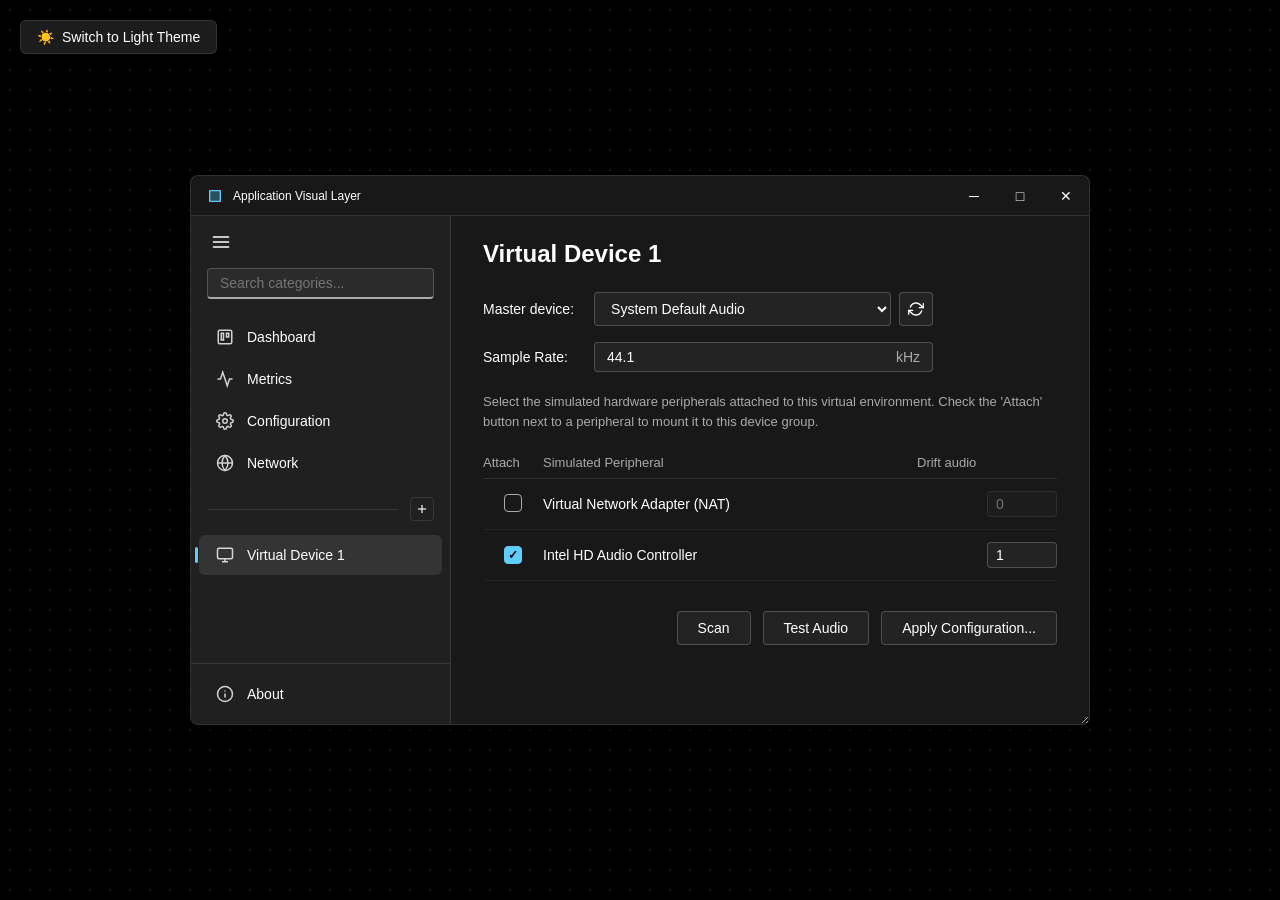
<file: @RESOURCE/application_visual_layer_prototype_v3_2.html>
<!DOCTYPE html>
<html lang="en">

<head>
    <meta charset="UTF-8">
    <meta name="viewport" content="width=device-width, initial-scale=1.0">
    <title>Application Visual Layer Prototype V3.5</title>
    <style>
        /* --- CSS Variables for Dual Theme & Mica Effect --- */
        :root {
            /* Light Mode Default */
            --canvas-bg: #eef2f6;
            --win-bg-dialog: rgba(255, 255, 255, 0.85);
            /* Translucent for Mica */
            --win-bg-sidebar: rgba(243, 243, 243, 0.6);
            --win-bg-main: rgba(255, 255, 255, 0.95);
            --win-bg-hover: rgba(0, 0, 0, 0.05);
            --win-bg-active: rgba(0, 0, 0, 0.08);
            --win-border: rgba(0, 0, 0, 0.1);
            --win-text-main: #202020;
            --win-text-muted: #5d5d5d;
            --win-accent: #0067c0;
            --win-accent-text: #ffffff;
            --win-input-bg: #ffffff;
            --win-input-border: #d1d1d1;
            --shadow-dialog: 0 10px 30px rgba(0, 0, 0, 0.15);
            --titlebar-bg: transparent;
        }

        [data-theme="dark"] {
            /* Dark Mode */
            --canvas-bg: #000000;
            --win-bg-dialog: rgba(32, 32, 32, 0.75);
            /* Translucent for Mica */
            --win-bg-sidebar: rgba(40, 40, 40, 0.5);
            --win-bg-main: rgba(30, 30, 30, 0.95);
            --win-bg-hover: rgba(255, 255, 255, 0.06);
            --win-bg-active: rgba(255, 255, 255, 0.09);
            --win-border: rgba(255, 255, 255, 0.1);
            --win-text-main: #ffffff;
            --win-text-muted: #aaaaaa;
            --win-accent: #60cdff;
            --win-accent-text: #000000;
            --win-input-bg: rgba(255, 255, 255, 0.05);
            --win-input-border: rgba(255, 255, 255, 0.2);
            --shadow-dialog: 0 10px 30px rgba(0, 0, 0, 0.6);
            --titlebar-bg: transparent;
        }

        * {
            box-sizing: border-box;
            margin: 0;
            padding: 0;
        }

        body,
        html {
            height: 100%;
            font-family: 'Segoe UI', -apple-system, BlinkMacSystemFont, Roboto, sans-serif;
            overflow: hidden;
            transition: background-color 0.3s ease;
            color: var(--win-text-main);
        }

        *:focus-visible {
            outline: 2px solid var(--win-accent);
            outline-offset: -2px;
            border-radius: 4px;
        }

        #app-canvas {
            width: 100%;
            height: 100%;
            background-color: var(--canvas-bg);
            background-image: radial-gradient(var(--win-border) 1px, transparent 1px);
            background-size: 20px 20px;
            position: relative;
        }

        #theme-toggle {
            position: absolute;
            top: 20px;
            left: 20px;
            padding: 8px 16px;
            background-color: var(--win-bg-main);
            color: var(--win-text-main);
            border: 1px solid var(--win-border);
            border-radius: 6px;
            cursor: pointer;
            z-index: 1000;
            font-size: 14px;
            display: flex;
            align-items: center;
            gap: 8px;
            box-shadow: 0 2px 5px rgba(0, 0, 0, 0.1);
        }

        #theme-toggle:hover {
            border-color: var(--win-accent);
        }

        #main-dialog {
            width: 900px;
            height: 550px;
            min-width: 400px;
            min-height: 300px;
            background-color: var(--win-bg-dialog);
            backdrop-filter: blur(20px);
            -webkit-backdrop-filter: blur(20px);
            border: 1px solid var(--win-border);
            border-radius: 8px;
            box-shadow: var(--shadow-dialog);
            position: absolute;
            top: 50%;
            left: 50%;
            transform: translate(-50%, -50%);
            display: flex;
            flex-direction: column;
            resize: both;
            overflow: hidden;
        }

        #main-dialog.animating {
            transition: all 0.2s ease-out;
        }

        #title-bar {
            height: 40px;
            background-color: var(--titlebar-bg);
            display: flex;
            align-items: center;
            justify-content: space-between;
            padding-left: 16px;
            cursor: grab;
            user-select: none;
            border-bottom: 1px solid var(--win-border);
        }

        #title-bar:active {
            cursor: grabbing;
        }

        .title-area {
            display: flex;
            align-items: center;
            gap: 10px;
            font-size: 12px;
            color: var(--win-text-main);
        }

        .window-controls {
            display: flex;
            height: 100%;
        }

        .win-btn {
            width: 46px;
            height: 100%;
            background: transparent;
            border: none;
            color: var(--win-text-main);
            font-size: 14px;
            cursor: pointer;
        }

        .win-btn:hover {
            background-color: var(--win-bg-hover);
        }

        .win-btn.close:hover {
            background-color: #e81123;
            color: white;
        }

        #app-body {
            display: flex;
            flex: 1;
            height: calc(100% - 40px);
            overflow: hidden;
            position: relative;
        }

        #sidebar {
            width: 260px;
            background-color: var(--win-bg-sidebar);
            border-right: 1px solid var(--win-border);
            display: flex;
            flex-direction: column;
            transition: width 0.2s ease;
            position: relative;
        }

        #sidebar.collapsed {
            width: 68px;
        }

        .sidebar-header {
            padding: 12px 16px;
            display: flex;
            align-items: center;
            justify-content: space-between;
        }

        .sidebar-toggle {
            background: transparent;
            border: none;
            color: var(--win-text-main);
            cursor: pointer;
            padding: 4px;
            border-radius: 4px;
            display: flex;
            align-items: center;
            justify-content: center;
        }

        .sidebar-toggle:hover {
            background-color: var(--win-bg-hover);
        }

        .search-container {
            padding: 0 16px 16px 16px;
        }

        #sidebar.collapsed .search-container {
            display: none;
        }

        .search-box {
            width: 100%;
            background-color: var(--win-input-bg);
            border: 1px solid var(--win-input-border);
            border-bottom: 2px solid var(--win-text-muted);
            color: var(--win-text-main);
            padding: 6px 12px;
            border-radius: 4px;
            font-size: 14px;
            outline: none;
        }

        .search-box:focus {
            border-bottom-color: var(--win-accent);
        }

        .device-list {
            flex: 1;
            overflow-y: auto;
            overflow-x: hidden;
            padding-bottom: 16px;
        }

        .sidebar-footer {
            border-top: 1px solid var(--win-border);
            padding: 8px 0;
            background-color: transparent;
        }

        #sidebar.collapsed .sidebar-footer {
            padding: 8px 0;
        }

        .nav-item {
            display: flex;
            align-items: center;
            padding: 10px 16px;
            margin: 2px 8px;
            border-radius: 6px;
            gap: 12px;
            cursor: pointer;
            user-select: none;
            color: var(--win-text-main);
            position: relative;
        }

        .nav-item:hover {
            background-color: var(--win-bg-hover);
        }

        .nav-item.active {
            background-color: var(--win-bg-active);
        }

        .nav-item.active::before {
            content: '';
            position: absolute;
            left: -4px;
            top: 50%;
            transform: translateY(-50%);
            width: 3px;
            height: 16px;
            background-color: var(--win-accent);
            border-radius: 4px;
        }

        .nav-icon {
            width: 20px;
            height: 20px;
            display: flex;
            align-items: center;
            justify-content: center;
            flex-shrink: 0;
            color: var(--win-text-main);
            opacity: 0.8;
        }

        .nav-text {
            font-size: 14px;
            white-space: nowrap;
            overflow: hidden;
            text-overflow: ellipsis;
            transition: opacity 0.2s;
            flex: 1;
            min-width: 0;
        }

        #sidebar.collapsed .nav-text {
            display: none;
        }

        #sidebar.collapsed .nav-item {
            justify-content: center;
            padding: 10px;
            margin: 2px 10px;
        }

        #global-tooltip {
            position: fixed;
            background-color: var(--win-bg-main);
            color: var(--win-text-main);
            border: 1px solid var(--win-border);
            padding: 6px 10px;
            border-radius: 4px;
            font-size: 12px;
            white-space: nowrap;
            pointer-events: none;
            z-index: 10000;
            box-shadow: 0 4px 6px rgba(0, 0, 0, 0.1);
            opacity: 0;
            visibility: hidden;
            transition: opacity 0.2s;
        }

        #global-tooltip.show {
            opacity: 1;
            visibility: visible;
        }

        .delete-btn {
            background: transparent;
            border: none;
            color: var(--win-text-muted);
            cursor: pointer;
            display: none;
            padding: 4px;
            border-radius: 4px;
            align-items: center;
            justify-content: center;
            transition: background 0.2s, color 0.2s;
        }

        .nav-item.deletable:hover .delete-btn {
            display: flex;
        }

        .delete-btn:hover {
            background: rgba(232, 17, 35, 0.15);
            color: #e81123;
        }

        #sidebar.collapsed .delete-btn {
            display: none !important;
        }

        .divider-container {
            padding: 12px 16px;
            display: flex;
            align-items: center;
            justify-content: space-between;
            position: relative;
        }

        .divider-line {
            flex: 1;
            height: 1px;
            background-color: var(--win-border);
            margin-right: 12px;
        }

        #sidebar.collapsed .divider-container {
            justify-content: center;
            padding: 12px 0;
        }

        #sidebar.collapsed .divider-line {
            display: none;
        }

        .add-btn {
            background: transparent;
            border: 1px solid var(--win-border);
            color: var(--win-text-main);
            width: 24px;
            height: 24px;
            border-radius: 4px;
            cursor: pointer;
            display: flex;
            align-items: center;
            justify-content: center;
            flex-shrink: 0;
        }

        .add-btn:hover {
            background-color: var(--win-bg-hover);
        }

        #dropdown-menu {
            position: absolute;
            background-color: var(--win-bg-main);
            border: 1px solid var(--win-border);
            border-radius: 6px;
            box-shadow: var(--shadow-dialog);
            width: 200px;
            z-index: 100;
            display: none;
            padding: 4px;
        }

        #dropdown-menu.show {
            display: block;
        }

        .dropdown-item {
            padding: 8px 12px;
            font-size: 13px;
            color: var(--win-text-main);
            cursor: pointer;
            border-radius: 4px;
        }

        .dropdown-item:hover {
            background-color: var(--win-bg-hover);
        }

        #main-panel-container {
            flex: 1;
            overflow: hidden;
            display: flex;
            position: relative;
        }

        .panel-content {
            display: none;
            flex: 1;
            width: 100%;
            height: 100%;
            padding: 24px 32px;
            overflow-y: auto;
        }

        .panel-content.active {
            display: block;
            animation: fadeIn 0.2s ease;
        }

        @keyframes fadeIn {
            from {
                opacity: 0;
                transform: translateY(5px);
            }

            to {
                opacity: 1;
                transform: translateY(0);
            }
        }

        .header-title {
            font-size: 24px;
            font-weight: 600;
            margin-bottom: 24px;
            color: var(--win-text-main);
        }

        .controls-grid {
            display: grid;
            grid-template-columns: auto 1fr;
            gap: 16px 20px;
            align-items: center;
            margin-bottom: 20px;
            max-width: 450px;
        }

        .control-label {
            font-size: 14px;
        }

        .control-select {
            background-color: var(--win-input-bg);
            border: 1px solid var(--win-input-border);
            color: var(--win-text-main);
            padding: 6px 12px;
            border-radius: 4px;
            font-size: 14px;
            outline: none;
            width: 100%;
        }

        .control-select:focus {
            border-color: var(--win-accent);
        }

        .control-select option {
            background-color: var(--win-bg-main);
            color: var(--win-text-main);
        }

        .helper-text {
            font-size: 13px;
            color: var(--win-text-muted);
            margin-bottom: 24px;
            line-height: 1.5;
        }

        .data-table {
            width: 100%;
            border-collapse: collapse;
        }

        .data-table th {
            text-align: left;
            font-size: 13px;
            font-weight: 500;
            color: var(--win-text-muted);
            padding-bottom: 8px;
            border-bottom: 1px solid var(--win-border);
        }

        .data-table td {
            padding: 12px 0;
            font-size: 14px;
            border-bottom: 1px solid rgba(128, 128, 128, 0.1);
            color: var(--win-text-main);
        }

        .col-use {
            width: 60px;
            text-align: center;
        }

        .col-drift {
            width: 140px;
            text-align: right;
            padding-right: 16px;
        }

        .custom-checkbox {
            display: inline-flex;
            align-items: center;
            cursor: pointer;
        }

        .custom-checkbox input {
            display: none;
        }

        .checkmark {
            width: 18px;
            height: 18px;
            border: 1px solid var(--win-text-muted);
            border-radius: 4px;
            background-color: transparent;
            display: flex;
            align-items: center;
            justify-content: center;
            transition: all 0.1s;
        }

        .custom-checkbox input:checked+.checkmark {
            background-color: var(--win-accent);
            border-color: var(--win-accent);
        }

        .custom-checkbox input:checked+.checkmark::after {
            content: '✓';
            color: var(--win-accent-text);
            font-weight: bold;
            font-size: 12px;
        }

        /* Number Inputs */
        .number-input {
            background-color: var(--win-input-bg);
            border: 1px solid var(--win-input-border);
            color: var(--win-text-main);
            padding: 4px 8px;
            border-radius: 4px;
            font-size: 14px;
            outline: none;
            width: 70px;
        }

        .number-input:focus {
            border-color: var(--win-accent);
        }

        .number-input:disabled {
            opacity: 0.4;
            cursor: not-allowed;
        }

        .action-buttons {
            display: flex;
            justify-content: flex-end;
            gap: 12px;
            margin-top: 30px;
        }

        .btn-configure {
            background-color: var(--win-input-bg);
            border: 1px solid var(--win-input-border);
            color: var(--win-text-main);
            padding: 8px 20px;
            border-radius: 4px;
            font-size: 14px;
            cursor: pointer;
            transition: background 0.2s, opacity 0.2s;
        }

        .btn-configure:hover:not(:disabled) {
            background-color: var(--win-bg-hover);
        }

        .btn-configure:disabled {
            opacity: 0.5;
            cursor: not-allowed;
        }

        /* Custom Input With Suffix & Icon Buttons */
        .input-with-suffix {
            display: flex;
            align-items: center;
            background-color: var(--win-input-bg);
            border: 1px solid var(--win-input-border);
            border-radius: 4px;
            padding: 0 12px;
            width: 100%;
            transition: border-color 0.2s;
        }

        .input-with-suffix:focus-within {
            border-color: var(--win-accent);
        }

        .input-with-suffix input {
            border: none;
            background: transparent;
            color: var(--win-text-main);
            outline: none;
            flex: 1;
            padding: 6px 0;
            font-size: 14px;
            -moz-appearance: textfield;
        }

        .input-with-suffix input::-webkit-outer-spin-button,
        .input-with-suffix input::-webkit-inner-spin-button {
            -webkit-appearance: none;
            margin: 0;
        }

        .input-with-suffix .suffix {
            color: var(--win-text-muted);
            font-size: 14px;
            margin-left: 8px;
            user-select: none;
        }

        .btn-icon {
            background-color: var(--win-input-bg);
            border: 1px solid var(--win-input-border);
            color: var(--win-text-main);
            border-radius: 4px;
            cursor: pointer;
            display: flex;
            align-items: center;
            justify-content: center;
            width: 34px;
            height: 34px;
            flex-shrink: 0;
            transition: background 0.2s;
        }

        .btn-icon:hover {
            background-color: var(--win-bg-hover);
        }

        .btn-icon.spinning svg {
            animation: spin 1s linear infinite;
        }

        #action-overlay {
            position: absolute;
            top: 0;
            left: 0;
            right: 0;
            bottom: 0;
            background-color: rgba(0, 0, 0, 0.4);
            backdrop-filter: blur(4px);
            -webkit-backdrop-filter: blur(4px);
            z-index: 2000;
            display: none;
            align-items: center;
            justify-content: center;
            transition: opacity 0.3s;
        }

        [data-theme="light"] #action-overlay {
            background-color: rgba(255, 255, 255, 0.4);
        }

        .action-card {
            background-color: var(--win-bg-main);
            color: var(--win-text-main);
            padding: 24px 32px;
            border-radius: 8px;
            border: 1px solid var(--win-border);
            box-shadow: var(--shadow-dialog);
            display: flex;
            align-items: center;
            gap: 16px;
            font-size: 15px;
            font-weight: 500;
        }

        .spinner {
            width: 20px;
            height: 20px;
            border: 3px solid var(--win-border);
            border-top-color: var(--win-accent);
            border-radius: 50%;
            animation: spin 1s linear infinite;
        }

        @keyframes spin {
            100% {
                transform: rotate(360deg);
            }
        }

        .success-icon {
            width: 22px;
            height: 22px;
            background-color: #28c940;
            border-radius: 50%;
            display: flex;
            align-items: center;
            justify-content: center;
            color: white;
            font-weight: bold;
            font-size: 13px;
        }

        @media (max-width: 768px) {
            #main-dialog {
                width: 100%;
                height: 100%;
                top: 0;
                left: 0;
                transform: none;
                border-radius: 0;
                resize: none;
            }

            #sidebar {
                width: 68px;
            }

            #sidebar.collapsed .nav-item::after {
                display: none;
            }

            .nav-text {
                display: none;
            }

            .search-container {
                display: none;
            }

            .delete-btn {
                display: none !important;
            }
        }
    </style>
</head>

<body data-theme="dark">

    <div id="app-canvas">
        <button id="theme-toggle" tabindex="0">
            <span id="theme-icon">☀️</span> Switch to Light Theme
        </button>

        <div id="main-dialog">
            <div id="title-bar">
                <div class="title-area">
                    <svg width="16" height="16" viewBox="0 0 24 24" fill="var(--win-accent)">
                        <path d="M4 4h16v16H4z" opacity="0.3" />
                        <path
                            d="M20 3H4c-.55 0-1 .45-1 1v16c0 .55.45 1 1 1h16c.55 0 1-.45 1-1V4c0-.55-.45-1-1-1zm-1 16H5V5h14v14z" />
                    </svg>
                    Application Visual Layer
                </div>
                <div class="window-controls">
                    <button class="win-btn minimize" tabindex="-1">─</button>
                    <button class="win-btn maximize" tabindex="-1">□</button>
                    <button class="win-btn close" tabindex="-1">✕</button>
                </div>
            </div>

            <div id="app-body">
                <div id="sidebar">
                    <div class="sidebar-header">
                        <button class="sidebar-toggle" id="toggle-sidebar" aria-label="Toggle Sidebar" tabindex="0">
                            <svg width="20" height="20" viewBox="0 0 24 24" fill="none" stroke="currentColor"
                                stroke-width="2" stroke-linecap="round" stroke-linejoin="round">
                                <line x1="3" y1="12" x2="21" y2="12"></line>
                                <line x1="3" y1="6" x2="21" y2="6"></line>
                                <line x1="3" y1="18" x2="21" y2="18"></line>
                            </svg>
                        </button>
                    </div>

                    <div class="search-container">
                        <input type="search" class="search-box" id="sidebar-search" placeholder="Search categories..."
                            tabindex="0">
                    </div>

                    <div class="device-list" id="nav-list">
                        <div class="nav-item" data-target="cat1" data-tooltip="Dashboard" tabindex="0">
                            <span class="nav-icon"><svg width="18" height="18" viewBox="0 0 24 24" fill="none"
                                    stroke="currentColor" stroke-width="2">
                                    <rect x="3" y="3" width="18" height="18" rx="2" ry="2"></rect>
                                    <rect x="7" y="7" width="3" height="9"></rect>
                                    <rect x="14" y="7" width="3" height="5"></rect>
                                </svg></span>
                            <span class="nav-text">Dashboard</span>
                        </div>
                        <div class="nav-item" data-target="cat2" data-tooltip="Metrics" tabindex="0">
                            <span class="nav-icon"><svg width="18" height="18" viewBox="0 0 24 24" fill="none"
                                    stroke="currentColor" stroke-width="2">
                                    <polyline points="22 12 18 12 15 21 9 3 6 12 2 12"></polyline>
                                </svg></span>
                            <span class="nav-text">Metrics</span>
                        </div>
                        <div class="nav-item" data-target="cat3" data-tooltip="Configuration" tabindex="0">
                            <span class="nav-icon"><svg width="18" height="18" viewBox="0 0 24 24" fill="none"
                                    stroke="currentColor" stroke-width="2">
                                    <circle cx="12" cy="12" r="3"></circle>
                                    <path
                                        d="M19.4 15a1.65 1.65 0 0 0 .33 1.82l.06.06a2 2 0 0 1 0 2.83 2 2 0 0 1-2.83 0l-.06-.06a1.65 1.65 0 0 0-1.82-.33 1.65 1.65 0 0 0-1 1.51V21a2 2 0 0 1-2 2 2 2 0 0 1-2-2v-.09A1.65 1.65 0 0 0 9 19.4a1.65 1.65 0 0 0-1.82.33l-.06.06a2 2 0 0 1-2.83 0 2 2 0 0 1 0-2.83l.06-.06a1.65 1.65 0 0 0 .33-1.82 1.65 1.65 0 0 0-1.51-1H3a2 2 0 0 1-2-2 2 2 0 0 1 2-2h.09A1.65 1.65 0 0 0 4.6 9a1.65 1.65 0 0 0-.33-1.82l-.06-.06a2 2 0 0 1 0-2.83 2 2 0 0 1 2.83 0l.06.06a1.65 1.65 0 0 0 1.82.33H9a1.65 1.65 0 0 0 1-1.51V3a2 2 0 0 1 2-2 2 2 0 0 1 2 2v.09a1.65 1.65 0 0 0 1 1.51 1.65 1.65 0 0 0 1.82-.33l.06-.06a2 2 0 0 1 2.83 0 2 2 0 0 1 0 2.83l-.06.06a1.65 1.65 0 0 0-.33 1.82V9a1.65 1.65 0 0 0 1.51 1H21a2 2 0 0 1 2 2 2 2 0 0 1-2 2h-.09a1.65 1.65 0 0 0-1.51 1z">
                                    </path>
                                </svg></span>
                            <span class="nav-text">Configuration</span>
                        </div>
                        <div class="nav-item" data-target="cat4" data-tooltip="Network" tabindex="0">
                            <span class="nav-icon"><svg width="18" height="18" viewBox="0 0 24 24" fill="none"
                                    stroke="currentColor" stroke-width="2">
                                    <circle cx="12" cy="12" r="10"></circle>
                                    <line x1="2" y1="12" x2="22" y2="12"></line>
                                    <path
                                        d="M12 2a15.3 15.3 0 0 1 4 10 15.3 15.3 0 0 1-4 10 15.3 15.3 0 0 1-4-10 15.3 15.3 0 0 1 4-10z">
                                    </path>
                                </svg></span>
                            <span class="nav-text">Network</span>
                        </div>

                        <div class="divider-container">
                            <div class="divider-line"></div>
                            <button class="add-btn" id="add-dropdown-btn" tabindex="0" aria-haspopup="true">
                                <svg width="14" height="14" viewBox="0 0 24 24" fill="none" stroke="currentColor"
                                    stroke-width="2">
                                    <line x1="12" y1="5" x2="12" y2="19"></line>
                                    <line x1="5" y1="12" x2="19" y2="12"></line>
                                </svg>
                            </button>
                        </div>

                        <div class="nav-item active deletable" data-target="vd1" data-tooltip="Virtual Device 1"
                            tabindex="0">
                            <span class="nav-icon"><svg width="18" height="18" viewBox="0 0 24 24" fill="none"
                                    stroke="currentColor" stroke-width="2">
                                    <rect x="2" y="3" width="20" height="14" rx="2" ry="2"></rect>
                                    <line x1="8" y1="21" x2="16" y2="21"></line>
                                    <line x1="12" y1="17" x2="12" y2="21"></line>
                                </svg></span>
                            <span class="nav-text">Virtual Device 1</span>
                            <button class="delete-btn" title="Delete Device" tabindex="0">
                                <svg width="12" height="12" viewBox="0 0 24 24" fill="none" stroke="currentColor"
                                    stroke-width="2" stroke-linecap="round" stroke-linejoin="round">
                                    <line x1="18" y1="6" x2="6" y2="18"></line>
                                    <line x1="6" y1="6" x2="18" y2="18"></line>
                                </svg>
                            </button>
                        </div>
                    </div>

                    <div class="sidebar-footer">
                        <div class="nav-item" data-target="cat-about" data-tooltip="About" tabindex="0">
                            <span class="nav-icon"><svg width="18" height="18" viewBox="0 0 24 24" fill="none"
                                    stroke="currentColor" stroke-width="2" stroke-linecap="round"
                                    stroke-linejoin="round">
                                    <circle cx="12" cy="12" r="10"></circle>
                                    <line x1="12" y1="16" x2="12" y2="12"></line>
                                    <line x1="12" y1="8" x2="12.01" y2="8"></line>
                                </svg></span>
                            <span class="nav-text">About</span>
                        </div>
                    </div>
                </div>

                <div id="main-panel-container">
                    <div id="action-overlay">
                        <div class="action-card" id="loading-card">
                            <div class="spinner"></div>
                            <span>Applying Configuration...</span>
                        </div>
                        <div class="action-card" id="success-card" style="display: none;">
                            <div class="success-icon">✓</div>
                            <span>Configuration Applied Successfully</span>
                        </div>
                    </div>

                    <div id="cat1" class="panel-content">
                        <h1 class="header-title">Dashboard</h1>
                        <p class="helper-text">This is the main panel for the Dashboard.</p>
                    </div>
                    <div id="cat2" class="panel-content">
                        <h1 class="header-title">Metrics</h1>
                        <p class="helper-text">This is the main panel for Metrics.</p>
                    </div>
                    <div id="cat3" class="panel-content">
                        <h1 class="header-title">Configuration</h1>
                        <p class="helper-text">This is the main panel for Configuration.</p>
                    </div>
                    <div id="cat4" class="panel-content">
                        <h1 class="header-title">Network</h1>
                        <p class="helper-text">This is the main panel for Network.</p>
                    </div>

                    <div id="cat-about" class="panel-content">
                        <h1 class="header-title">About</h1>
                        <div class="controls-grid" style="grid-template-columns: 1fr; max-width: 500px;">
                            <div
                                style="background-color: var(--win-input-bg); padding: 24px; border-radius: 8px; border: 1px solid var(--win-input-border); box-shadow: 0 2px 4px rgba(0,0,0,0.05);">
                                <h2
                                    style="font-size: 20px; font-weight: 600; margin-bottom: 4px; color: var(--win-text-main);">
                                    Application Visual Layer</h2>
                                <p style="color: var(--win-text-muted); font-size: 13px; margin-bottom: 16px;">Version
                                    3.5.0 (Prototype)</p>

                                <p
                                    style="font-size: 14px; line-height: 1.5; margin-bottom: 24px; color: var(--win-text-main);">
                                    This application serves as the visual frontend layer for the underlying simulation
                                    and virtual device management system. It provides a modern, responsive, and
                                    intuitive interface to monitor metrics, configure network topologies, and provision
                                    new virtual environments.
                                </p>

                                <div
                                    style="font-size: 13px; color: var(--win-text-muted); border-top: 1px solid var(--win-border); padding-top: 16px;">
                                    <div style="margin-bottom: 8px;"><strong>Developer:</strong> System UI Team</div>
                                    <div><strong>License:</strong> Commercial / Internal Use</div>
                                </div>
                            </div>
                        </div>
                    </div>

                    <!-- Default Initial Device Panel -->
                    <div id="vd1" class="panel-content active">
                        <h1 class="header-title">Virtual Device 1</h1>
                        <div class="controls-grid">
                            <label class="control-label">Master device:</label>
                            <div style="display: flex; gap: 8px;">
                                <select class="control-select" tabindex="0">
                                    <option>System Default Audio</option>
                                    <option>Realtek High Definition Audio</option>
                                    <option>Focusrite USB Audio</option>
                                    <option>NVIDIA High Definition Audio</option>
                                </select>
                                <button class="btn-icon scan-master-btn" title="Scan devices" tabindex="0">
                                    <svg width="16" height="16" viewBox="0 0 24 24" fill="none" stroke="currentColor"
                                        stroke-width="2" stroke-linecap="round" stroke-linejoin="round">
                                        <polyline points="23 4 23 10 17 10"></polyline>
                                        <polyline points="1 20 1 14 7 14"></polyline>
                                        <path d="M3.51 9a9 9 0 0 1 14.85-3.36L23 10M1 14l4.64 4.36A9 9 0 0 0 20.49 15">
                                        </path>
                                    </svg>
                                </button>
                            </div>

                            <label class="control-label">Sample Rate:</label>
                            <div class="input-with-suffix">
                                <input type="number" class="sample-rate-input" value="44.1" step="0.1" min="0"
                                    tabindex="0">
                                <span class="suffix">kHz</span>
                            </div>
                        </div>
                        <p class="helper-text">Select the simulated hardware peripherals attached to this virtual
                            environment. Check the 'Attach' button next to a peripheral to mount it to this device
                            group.</p>
                        <table class="data-table">
                            <thead>
                                <tr>
                                    <th class="col-use">Attach</th>
                                    <th>Simulated Peripheral</th>
                                    <th class="col-drift">Drift audio</th>
                                </tr>
                            </thead>
                            <tbody>
                                <tr>
                                    <td class="col-use">
                                        <label class="custom-checkbox">
                                            <input type="checkbox" class="attach-cb" tabindex="0">
                                            <span class="checkmark"></span>
                                        </label>
                                    </td>
                                    <td>Virtual Network Adapter (NAT)</td>
                                    <td class="col-drift">
                                        <input type="number" class="number-input passthrough-input" value="0" min="0"
                                            tabindex="0">
                                    </td>
                                </tr>
                                <tr>
                                    <td class="col-use">
                                        <label class="custom-checkbox">
                                            <input type="checkbox" class="attach-cb" checked tabindex="0">
                                            <span class="checkmark"></span>
                                        </label>
                                    </td>
                                    <td>Intel HD Audio Controller</td>
                                    <td class="col-drift">
                                        <input type="number" class="number-input passthrough-input" value="1" min="0"
                                            tabindex="0">
                                    </td>
                                </tr>
                            </tbody>
                        </table>
                        <div class="action-buttons">
                            <button class="btn-configure scan-peripherals-btn" tabindex="0">Scan</button>
                            <button class="btn-configure test-beep-btn" tabindex="0">Test Audio</button>
                            <button class="btn-configure apply-btn" tabindex="0">Apply Configuration...</button>
                        </div>
                    </div>

                    <!-- Permanent Hidden Template for cloning new devices -->
                    <template id="vd-template">
                        <h1 class="header-title"></h1>
                        <div class="controls-grid">
                            <label class="control-label">Master device:</label>
                            <div style="display: flex; gap: 8px;">
                                <select class="control-select" tabindex="0">
                                    <option>System Default Audio</option>
                                    <option>Realtek High Definition Audio</option>
                                    <option>Focusrite USB Audio</option>
                                    <option>NVIDIA High Definition Audio</option>
                                </select>
                                <button class="btn-icon scan-master-btn" title="Scan devices" tabindex="0">
                                    <svg width="16" height="16" viewBox="0 0 24 24" fill="none" stroke="currentColor"
                                        stroke-width="2" stroke-linecap="round" stroke-linejoin="round">
                                        <polyline points="23 4 23 10 17 10"></polyline>
                                        <polyline points="1 20 1 14 7 14"></polyline>
                                        <path d="M3.51 9a9 9 0 0 1 14.85-3.36L23 10M1 14l4.64 4.36A9 9 0 0 0 20.49 15">
                                        </path>
                                    </svg>
                                </button>
                            </div>

                            <label class="control-label">Sample Rate:</label>
                            <div class="input-with-suffix">
                                <input type="number" class="sample-rate-input" value="44.1" step="0.1" min="0"
                                    tabindex="0">
                                <span class="suffix">kHz</span>
                            </div>
                        </div>
                        <p class="helper-text">Select the simulated hardware peripherals attached to this virtual
                            environment. Check the 'Attach' button next to a peripheral to mount it to this device
                            group.</p>
                        <table class="data-table">
                            <thead>
                                <tr>
                                    <th class="col-use">Attach</th>
                                    <th>Simulated Peripheral</th>
                                    <th class="col-drift">Drift audio</th>
                                </tr>
                            </thead>
                            <tbody>
                                <tr>
                                    <td class="col-use">
                                        <label class="custom-checkbox">
                                            <input type="checkbox" class="attach-cb" tabindex="0">
                                            <span class="checkmark"></span>
                                        </label>
                                    </td>
                                    <td>Virtual Network Adapter (NAT)</td>
                                    <td class="col-drift">
                                        <input type="number" class="number-input passthrough-input" value="0" min="0"
                                            tabindex="0">
                                    </td>
                                </tr>
                                <tr>
                                    <td class="col-use">
                                        <label class="custom-checkbox">
                                            <input type="checkbox" class="attach-cb" checked tabindex="0">
                                            <span class="checkmark"></span>
                                        </label>
                                    </td>
                                    <td>Intel HD Audio Controller</td>
                                    <td class="col-drift">
                                        <input type="number" class="number-input passthrough-input" value="1" min="0"
                                            tabindex="0">
                                    </td>
                                </tr>
                            </tbody>
                        </table>
                        <div class="action-buttons">
                            <button class="btn-configure scan-peripherals-btn" tabindex="0">Scan</button>
                            <button class="btn-configure test-beep-btn" tabindex="0">Test Audio</button>
                            <button class="btn-configure apply-btn" tabindex="0">Apply Configuration...</button>
                        </div>
                    </template>
                </div>

                <div id="dropdown-menu" role="menu">
                    <div class="dropdown-item" id="create-device-action" role="menuitem" tabindex="0">Create virtual
                        device</div>
                    <div class="dropdown-item" role="menuitem" tabindex="0">Import configuration</div>
                </div>

            </div>
        </div>
    </div>

    <script>
        document.addEventListener('DOMContentLoaded', () => {

            const dialog = document.getElementById('main-dialog');
            const titleBar = document.getElementById('title-bar');
            const appBody = document.getElementById('app-body');
            const sidebar = document.getElementById('sidebar');
            const navList = document.getElementById('nav-list');
            const toggleSidebarBtn = document.getElementById('toggle-sidebar');

            let isDragging = false;
            let startX, startY, initialLeft, initialTop;

            titleBar.addEventListener('mousedown', (e) => {
                if (e.target.closest('.window-controls')) return;
                isDragging = true;
                startX = e.clientX;
                startY = e.clientY;
                initialLeft = dialog.offsetLeft;
                initialTop = dialog.offsetTop;
                document.addEventListener('mousemove', onMouseMove);
                document.addEventListener('mouseup', onMouseUp);
            });

            function onMouseMove(e) {
                if (!isDragging) return;
                dialog.style.left = `${initialLeft + (e.clientX - startX)}px`;
                dialog.style.top = `${initialTop + (e.clientY - startY)}px`;
            }

            function onMouseUp() {
                isDragging = false;
                document.removeEventListener('mousemove', onMouseMove);
                document.removeEventListener('mouseup', onMouseUp);
            }

            const themeBtn = document.getElementById('theme-toggle');
            themeBtn.addEventListener('click', () => {
                const isDark = document.body.getAttribute('data-theme') === 'dark';
                document.body.setAttribute('data-theme', isDark ? 'light' : 'dark');
                themeBtn.innerHTML = isDark
                    ? '<span id="theme-icon">🌙</span> Switch to Dark Theme'
                    : '<span id="theme-icon">☀️</span> Switch to Light Theme';
            });

            toggleSidebarBtn.addEventListener('click', () => sidebar.classList.toggle('collapsed'));

            function switchPanel(targetId) {
                document.querySelectorAll('.nav-item').forEach(n => n.classList.remove('active'));
                const activeNav = document.querySelector(`.nav-item[data-target="${targetId}"]`);
                if (activeNav) activeNav.classList.add('active');

                document.querySelectorAll('.panel-content').forEach(p => p.classList.remove('active'));
                const targetPanel = document.getElementById(targetId);
                if (targetPanel) targetPanel.classList.add('active');
            }

            sidebar.addEventListener('click', (e) => {
                const deleteBtn = e.target.closest('.delete-btn');
                if (deleteBtn) {
                    e.stopPropagation();
                    const navItem = deleteBtn.closest('.nav-item');
                    const targetId = navItem.getAttribute('data-target');
                    const isActive = navItem.classList.contains('active');

                    navItem.remove();
                    const panel = document.getElementById(targetId);
                    if (panel) panel.remove();

                    if (isActive) switchPanel('cat1');
                    return;
                }

                const item = e.target.closest('.nav-item');
                if (item) switchPanel(item.getAttribute('data-target'));
            });

            const addBtn = document.getElementById('add-dropdown-btn');
            const dropdownMenu = document.getElementById('dropdown-menu');

            addBtn.addEventListener('click', (e) => {
                e.stopPropagation();
                if (dropdownMenu.classList.contains('show')) {
                    dropdownMenu.classList.remove('show');
                    return;
                }

                const btnRect = addBtn.getBoundingClientRect();
                const bodyRect = appBody.getBoundingClientRect();

                dropdownMenu.style.top = (btnRect.bottom - bodyRect.top + 4) + 'px';

                if (sidebar.classList.contains('collapsed')) {
                    dropdownMenu.style.left = (btnRect.left - bodyRect.left) + 'px';
                    dropdownMenu.style.right = 'auto';
                } else {
                    dropdownMenu.style.right = (bodyRect.right - btnRect.right) + 'px';
                    dropdownMenu.style.left = 'auto';
                }

                dropdownMenu.classList.add('show');
            });

            document.addEventListener('click', () => dropdownMenu.classList.remove('show'));
            navList.addEventListener('scroll', () => dropdownMenu.classList.remove('show'));

            document.addEventListener('keydown', (e) => {
                if (e.key === 'Escape') dropdownMenu.classList.remove('show');
                if (e.key === 'Enter') {
                    if (document.activeElement.classList.contains('nav-item')) switchPanel(document.activeElement.getAttribute('data-target'));
                    else if (document.activeElement.id === 'add-dropdown-btn') addBtn.click();
                    else if (document.activeElement.id === 'create-device-action') createVirtualDevice();
                    else if (document.activeElement.id === 'toggle-sidebar') sidebar.classList.toggle('collapsed');
                }
            });

            // Update Number Input state based on Attach checkbox
            function updateCheckboxStates() {
                document.querySelectorAll('.attach-cb').forEach(cb => {
                    const tr = cb.closest('tr');
                    const numInput = tr.querySelector('.passthrough-input');
                    if (numInput) {
                        numInput.disabled = !cb.checked;
                    }
                });
            }

            // Initialize Checkbox state matching
            updateCheckboxStates();

            // Delegate Checkbox change events
            const mainPanelContainer = document.getElementById('main-panel-container');
            mainPanelContainer.addEventListener('change', (e) => {
                if (e.target.classList.contains('attach-cb')) {
                    const tr = e.target.closest('tr');
                    const numInput = tr.querySelector('.passthrough-input');
                    if (numInput) {
                        numInput.disabled = !e.target.checked;
                    }
                }
            });

            // Enforce default 0 kHz for sample rate input
            mainPanelContainer.addEventListener('focusout', (e) => {
                if (e.target.classList.contains('sample-rate-input')) {
                    if (e.target.value.trim() === '') {
                        e.target.value = '0';
                    }
                }
            });

            let deviceCounter = 1;
            function createVirtualDevice() {
                deviceCounter++;
                const newId = `vd${deviceCounter}`;
                const newName = `Virtual Device ${deviceCounter}`;

                // 1. Generate Navigation Sidebar Button
                const navItem = document.createElement('div');
                navItem.className = 'nav-item deletable';
                navItem.setAttribute('data-target', newId);
                navItem.setAttribute('data-tooltip', newName);
                navItem.setAttribute('tabindex', '0');
                navItem.innerHTML = `
                    <span class="nav-icon"><svg width="18" height="18" viewBox="0 0 24 24" fill="none" stroke="currentColor" stroke-width="2"><rect x="2" y="3" width="20" height="14" rx="2" ry="2"></rect><line x1="8" y1="21" x2="16" y2="21"></line><line x1="12" y1="17" x2="12" y2="21"></line></svg></span>
                    <span class="nav-text">${newName}</span>
                    <button class="delete-btn" title="Delete Device" tabindex="0">
                        <svg width="12" height="12" viewBox="0 0 24 24" fill="none" stroke="currentColor" stroke-width="2" stroke-linecap="round" stroke-linejoin="round"><line x1="18" y1="6" x2="6" y2="18"></line><line x1="6" y1="6" x2="18" y2="18"></line></svg>
                    </button>
                `;
                navList.appendChild(navItem);

                // 2. Clone from protected <template>
                const template = document.getElementById('vd-template');
                const newPanel = document.createElement('div');
                newPanel.className = 'panel-content';
                newPanel.id = newId;
                newPanel.innerHTML = template.innerHTML;

                // Set the correct dynamic header
                newPanel.querySelector('.header-title').textContent = newName;
                document.getElementById('main-panel-container').appendChild(newPanel);

                // Initialize Checkbox states for new panel
                updateCheckboxStates();

                // 3. Switch view
                dropdownMenu.classList.remove('show');
                switchPanel(newId);
                navList.scrollTop = navList.scrollHeight;
            }

            document.getElementById('create-device-action').addEventListener('click', createVirtualDevice);

            document.getElementById('sidebar-search').addEventListener('input', (e) => {
                const term = e.target.value.toLowerCase();
                document.querySelectorAll('.nav-item').forEach(item => {
                    const text = item.querySelector('.nav-text').textContent.toLowerCase();
                    item.style.display = text.includes(term) ? 'flex' : 'none';
                });
            });

            const actionOverlay = document.getElementById('action-overlay');
            const loadingCard = document.getElementById('loading-card');
            const successCard = document.getElementById('success-card');

            let audioCtx;

            function playBeeps(button) {
                if (!audioCtx) {
                    audioCtx = new (window.AudioContext || window.webkitAudioContext)();
                }
                if (audioCtx.state === 'suspended') {
                    audioCtx.resume();
                }

                button.disabled = true;
                const originalText = button.textContent;
                button.textContent = "Testing Audio...";

                const beepCount = 3;
                const beepDuration = 0.2;
                const pauseDuration = 0.2;

                for (let i = 0; i < beepCount; i++) {
                    const startTime = audioCtx.currentTime + (i * (beepDuration + pauseDuration));

                    const oscillator = audioCtx.createOscillator();
                    const gainNode = audioCtx.createGain();

                    oscillator.type = 'sine';
                    oscillator.frequency.setValueAtTime(800, startTime);

                    gainNode.gain.setValueAtTime(0.1, startTime);
                    gainNode.gain.exponentialRampToValueAtTime(0.00001, startTime + beepDuration);

                    oscillator.connect(gainNode);
                    gainNode.connect(audioCtx.destination);

                    oscillator.start(startTime);
                    oscillator.stop(startTime + beepDuration);
                }

                const totalDuration = (beepCount * (beepDuration + pauseDuration)) * 1000;
                setTimeout(() => {
                    button.disabled = false;
                    button.textContent = originalText;
                }, totalDuration);
            }

            mainPanelContainer.addEventListener('click', (e) => {
                const scanMasterBtn = e.target.closest('.scan-master-btn');
                if (scanMasterBtn) {
                    scanMasterBtn.classList.add('spinning');
                    setTimeout(() => scanMasterBtn.classList.remove('spinning'), 1000);
                    return;
                }

                if (e.target.classList.contains('apply-btn')) {
                    actionOverlay.style.display = 'flex';
                    loadingCard.style.display = 'flex';
                    successCard.style.display = 'none';
                    setTimeout(() => {
                        loadingCard.style.display = 'none';
                        successCard.style.display = 'flex';
                        setTimeout(() => {
                            actionOverlay.style.opacity = '0';
                            setTimeout(() => {
                                actionOverlay.style.display = 'none';
                                actionOverlay.style.opacity = '1';
                            }, 300);
                        }, 1200);
                    }, 1500);
                } else if (e.target.classList.contains('test-beep-btn')) {
                    playBeeps(e.target);
                } else if (e.target.classList.contains('scan-peripherals-btn')) {
                    const btn = e.target;
                    const originalText = btn.textContent;
                    btn.textContent = "Scanning...";
                    btn.disabled = true;

                    // Simulate scanning and finding a new device
                    setTimeout(() => {
                        const panel = btn.closest('.panel-content');
                        const tbody = panel.querySelector('tbody');
                        const newRow = document.createElement('tr');
                        newRow.innerHTML = `
                            <td class="col-use">
                                <label class="custom-checkbox">
                                    <input type="checkbox" class="attach-cb" checked tabindex="0">
                                    <span class="checkmark"></span>
                                </label>
                            </td>
                            <td>Generic USB Audio Device</td>
                            <td class="col-drift">
                                <input type="number" class="number-input passthrough-input" value="0" min="0" tabindex="0">
                            </td>
                        `;
                        tbody.appendChild(newRow);
                        updateCheckboxStates();
                        btn.textContent = originalText;
                        btn.disabled = false;
                    }, 1000);
                }
            });

            document.querySelector('.close').addEventListener('click', () => {
                dialog.style.opacity = '0';
                setTimeout(() => dialog.style.display = 'none', 300);
            });

            let isMinimized = false; let originalHeight = '';
            document.querySelector('.minimize').addEventListener('click', () => {
                dialog.classList.add('animating');
                if (!isMinimized) {
                    originalHeight = dialog.style.height || getComputedStyle(dialog).height;
                    appBody.style.display = 'none';
                    dialog.style.height = '40px'; dialog.style.minHeight = '40px';
                    isMinimized = true;
                } else {
                    appBody.style.display = 'flex';
                    dialog.style.height = originalHeight; dialog.style.minHeight = '300px';
                    isMinimized = false;
                }
                setTimeout(() => dialog.classList.remove('animating'), 200);
            });

            let isMaximized = false; let preMaxState = { width: '', height: '', top: '', left: '' };
            document.querySelector('.maximize').addEventListener('click', () => {
                dialog.classList.add('animating');
                if (!isMaximized) {
                    preMaxState = { width: dialog.style.width, height: dialog.style.height, top: dialog.style.top, left: dialog.style.left };
                    dialog.style.width = '100%'; dialog.style.height = '100%';
                    dialog.style.top = '0'; dialog.style.left = '0';
                    dialog.style.borderRadius = '0'; dialog.style.transform = 'none'; dialog.style.resize = 'none';
                    isMaximized = true;
                } else {
                    dialog.style.width = preMaxState.width || '900px';
                    dialog.style.height = preMaxState.height || '550px';
                    dialog.style.top = preMaxState.top || '50%';
                    dialog.style.left = preMaxState.left || '50%';
                    dialog.style.borderRadius = '8px';
                    if (!preMaxState.top) dialog.style.transform = 'translate(-50%, -50%)';
                    dialog.style.resize = 'both';
                    isMaximized = false;
                }
                setTimeout(() => dialog.classList.remove('animating'), 200);
            });

            const globalTooltip = document.createElement('div');
            globalTooltip.id = 'global-tooltip';
            document.body.appendChild(globalTooltip);

            document.addEventListener('mouseover', (e) => {
                const navItem = e.target.closest('.nav-item');
                if (navItem && sidebar.classList.contains('collapsed')) {
                    const tooltipText = navItem.getAttribute('data-tooltip');
                    if (tooltipText) {
                        globalTooltip.textContent = tooltipText;
                        const rect = navItem.getBoundingClientRect();
                        globalTooltip.style.top = `${rect.top + (rect.height / 2) - 14}px`;
                        globalTooltip.style.left = `${rect.right + 10}px`;
                        globalTooltip.classList.add('show');
                    }
                }
            });

            document.addEventListener('mouseout', (e) => {
                const navItem = e.target.closest('.nav-item');
                if (navItem && !navItem.contains(e.relatedTarget)) {
                    globalTooltip.classList.remove('show');
                }
            });

            toggleSidebarBtn.addEventListener('click', () => globalTooltip.classList.remove('show'));
            navList.addEventListener('scroll', () => globalTooltip.classList.remove('show'));
        });
    </script>
</body>

</html>
</file>
